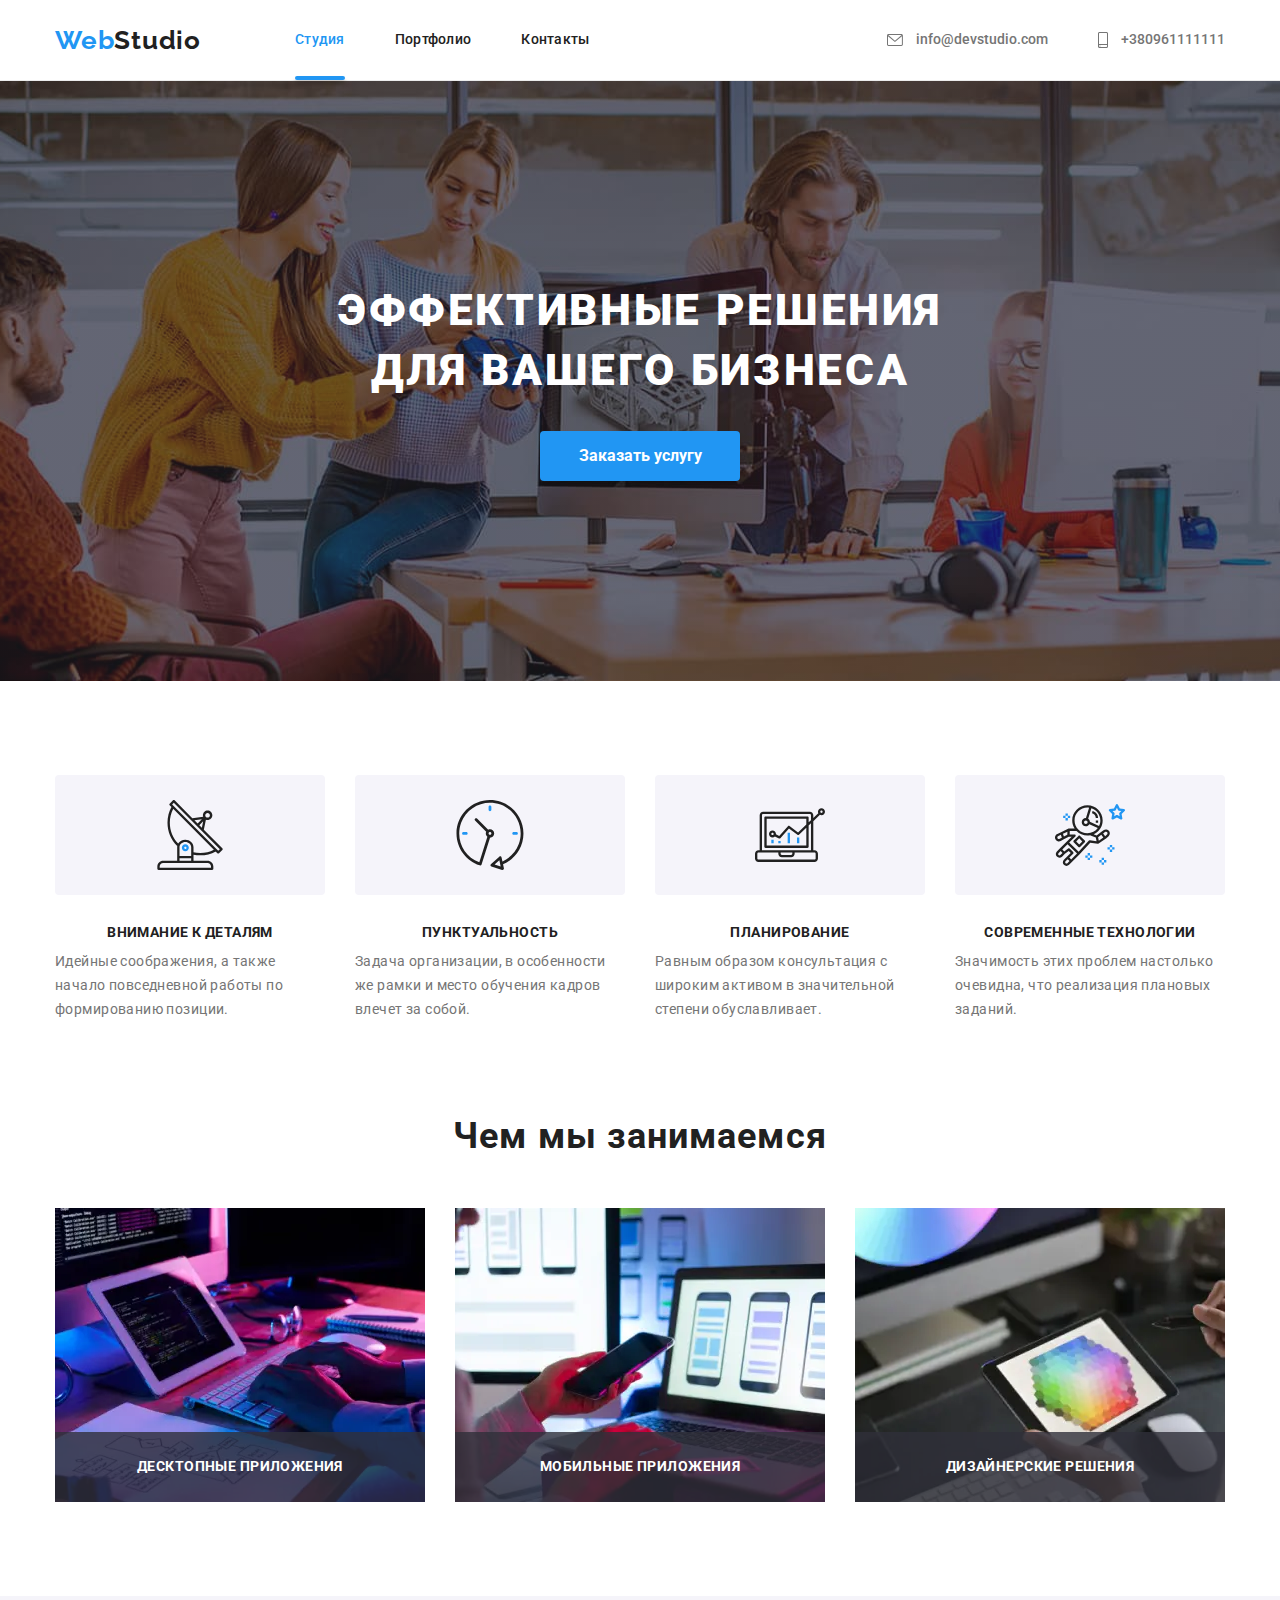
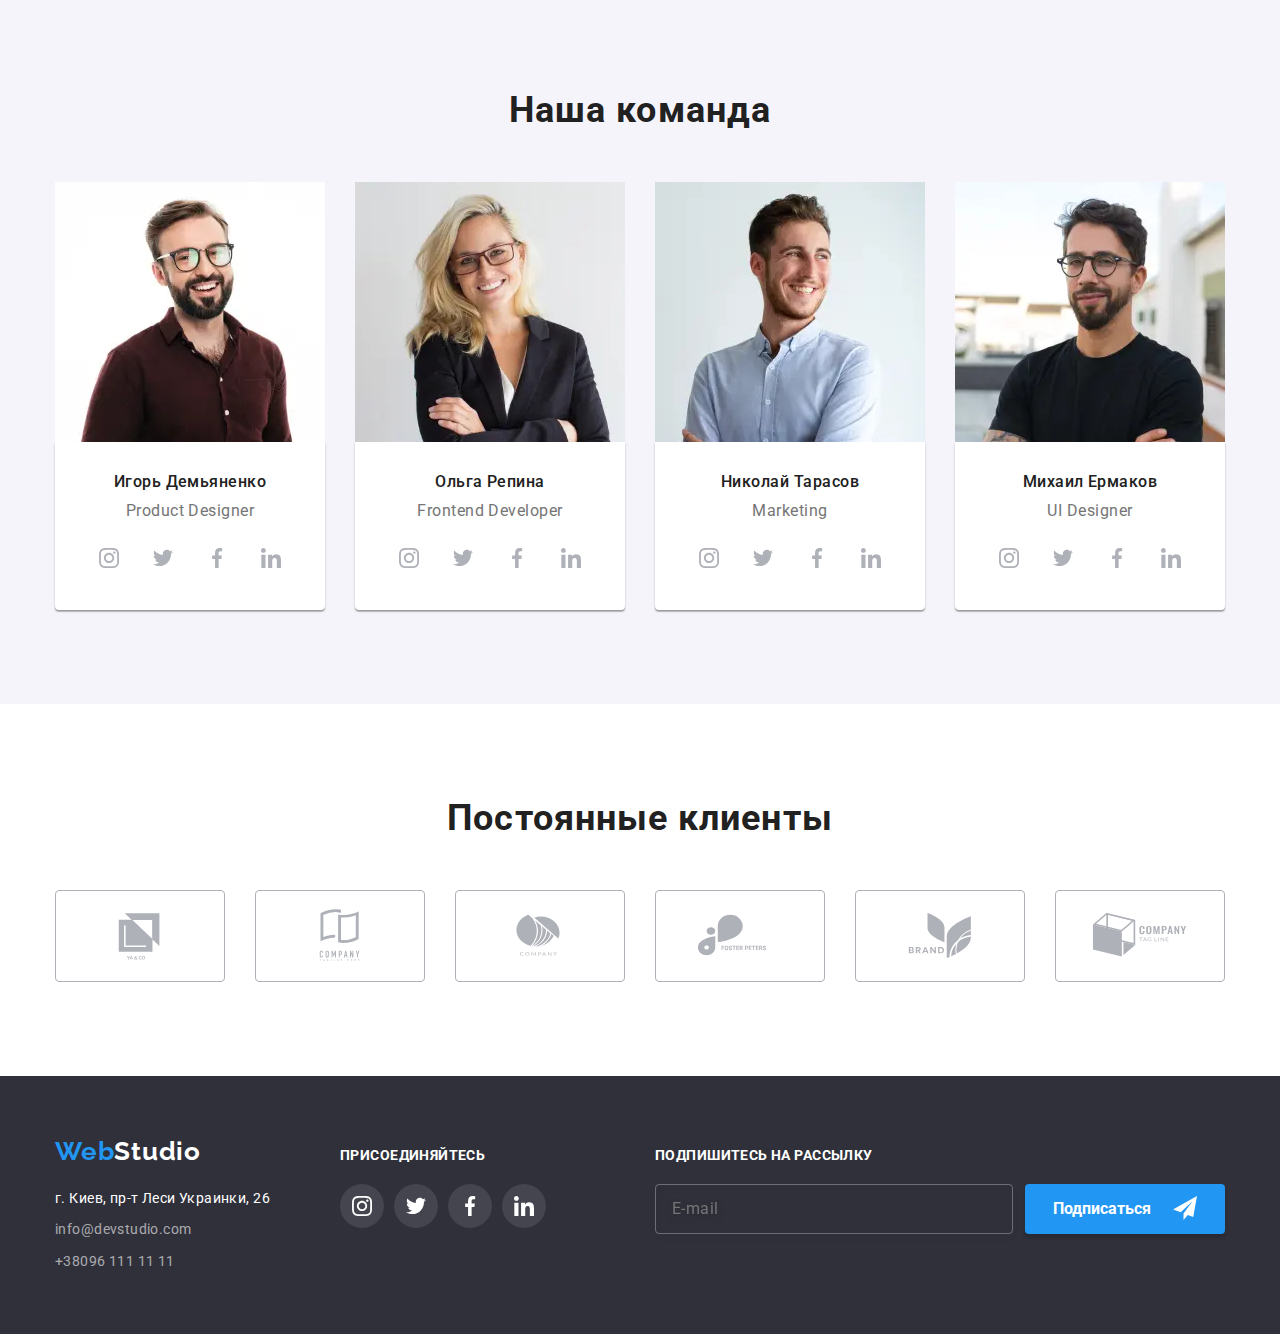
<file: index.html>
<!DOCTYPE html>
<html lang="ru">

<head>
  <meta charset="UTF-8" />
  <meta http-equiv="X-UA-Compatible" content="IE=edge" />
  <meta name="viewport" content="width=device-width, initial-scale=1.0" />
  <link rel="preconnect" href="https://fonts.googleapis.com" />
  <link rel="preconnect" href="https://fonts.gstatic.com" crossorigin />
  <link href="https://fonts.googleapis.com/css2?family=Raleway:wght@700&family=Roboto:wght@400;500;700;900&display=swap"
    rel="stylesheet" />
  <link rel="stylesheet" href="https://cdnjs.cloudflare.com/ajax/libs/modern-normalize/1.1.0/modern-normalize.css"
    integrity="sha512-Y0MM+V6ymRKN2zStTqzQ227DWhhp4Mzdo6gnlRnuaNCbc+YN/ZH0sBCLTM4M0oSy9c9VKiCvd4Jk44aCLrNS5Q=="
    crossorigin="anonymous" referrerpolicy="no-referrer" />
  <link rel="stylesheet" href="./css/main.min.css" />

  <title>WEBStudio</title>
</head>

<body>
  <header class="header">
    <div class="container">
      <a class="logo logo--heder-position link" href="./index.html"><span class="logo__part">Web</span>Studio</a>

      <nav class="nav">
        <ul class="nav__list list">
          <li class="nav__item">
            <a class="nav__link link nav__active" href="./index.html">Студия</a>
          </li>
          <li class="nav__item">
            <a class="nav__link link" href="./portfolio.html">Портфолио</a>
          </li>
          <li class="nav__item">
            <a class="nav__link link" href="">Контакты</a>
          </li>
        </ul>
      </nav>

      <ul class="contact-inf list">
        <li class="contact-inf__item">
          <a class="contact-inf__link contact-inf__link--email-retreat link" href="mailto:info@devstudio.com">
            <svg class="contact-inf__icon" width="16" height="12">
              <use href="./images/sprite.svg#icon-envelope-hover-1"></use>
            </svg>
            info@devstudio.com</a>
        </li>
        <li class="contact-inf__item">
          <a class="contact-inf__link link" href="tel:+380961111111">
            <svg class="contact-inf__icon" width="10" height="16">
              <use href="./images/sprite.svg#icon-smartphone-1"></use>
            </svg>
            +380961111111</a>
        </li>
      </ul>
      <svg class="mobile-burger" data-menu-open width="40" height="40">
        <use href="./images/sprite.svg#icon-menu_mobile"></use>
      </svg>
    </div>
    <div class="mobile-menu" data-menu>

      <button class="modal__close-btn mobile-munu__modal-close-btn" data-menu-close type="button">
        <svg class="mobile-menu__close-icon" width="40" height="40">
          <use href="./images/sprite.svg#icon-close_40px"></use>
        </svg>
      </button>
      <nav class="nav-mobile-menu">
        <ul class="nav-mobile-menu__list list">
          <li class="nav-mobile-menu__item">
            <a class="nav-mobile-menu__link link" href="./index.html">Студия</a>
          </li>
          <li class="nav-mobile-menu__item">
            <a class="nav-mobile-menu__link link" href="./portfolio.html">Портфолио</a>
          </li>
          <li class="nav-mobile-menu__item">
            <a class="nav-mobile-menu__link link" href="">Контакты</a>
          </li>
        </ul>

      </nav>
      <address class="mobile-adress-section">

        <ul class="mobile-adress-section__list list">
          <li class="mobile-adress-section__item">
            <a class="mobile-adress-section__link link" href="mailto:info@devstudio.com">info@devstudio.com</a>
          </li>
          <li class="mobile-adress-section__item">
            <a class="mobile-adress-section__link mobile-adress-section-link--tel link"
              href="tel:+380961111111">+380961111111</a>
          </li>
        </ul>
      </address>
      <ul class="mobile-menu__social-list list">
        <li class="mobile-menu__social-item">
          <a href="" class="mobile-menu__social-link mobile-menu__social-link--dec link">Instagram</a>
        </li>
        <li class="mobile-menu__social-item">
          <a href="" class="mobile-menu__social-link mobile-menu__social-link--dec link">Twitter</a>
        </li>
        <li class="mobile-menu__social-item">
          <a href="" class="mobile-menu__social-link mobile-menu__social-link--dec link">Facebook</a>
        </li>
        <li class="mobile-menu__social-item">
          <a href="" class="mobile-menu__social-link link">LinkedIn</a>
        </li>
      </ul>

    </div>
  </header>

  <main>
    <section class="hero">
      <div class="container">
        <h1 class="hero__title">Эффективные решения для вашего бизнеса</h1>

        <button class="accent-button" data-modal-open type="button">
          Заказать услугу
        </button>
      </div>
    </section>

    <section class="our-work">
      <div class="container">
        <h2 class="visually-hidden"></h2>

        <ul class="our-work__svg-list list">


          <li class="our-work__svg-item">
            <div class="our-work__svg-wrap">
              <svg width="70" height="70" class="our-work__svg-icon">
                <use href="./images/sprite.svg#icon-antenna-1-1"></use>
              </svg>
            </div>
            <h3 class="subcat__description-title subcat__description-title--our-works-retreat">
              Внимание к деталям
            </h3>

            <p class="subcat__description ">
              Идейные соображения, а также начало повседневной работы по
              формированию позиции.
            </p>
          </li>

          <li class="our-work__svg-item">
            <div class="our-work__svg-wrap">
              <svg width="70" height="70" class="our-work__svg-icon">
                <use href="./images/sprite.svg#icon-clock-1-1"></use>
              </svg>
            </div>
            <h3 class="subcat__description-title subcat__description-title--our-works-retreat">
              Пунктуальность
            </h3>

            <p class="subcat__description ">
              Задача организации, в особенности же рамки и место обучения
              кадров влечет за собой.
            </p>
          </li>

          <li class="our-work__svg-item">
            <div class="our-work__svg-wrap">
              <svg width="70" height="70" class="our-work__svg-icon">
                <use href="./images/sprite.svg#icon-diagram-1-1"></use>
              </svg>
            </div>
            <h3 class="subcat__description-title subcat__description-title--our-works-retreat">
              Планирование
            </h3>

            <p class="subcat__description ">
              Равным образом консультация с широким активом в значительной
              степени обуславливает.
            </p>
          </li>





          <li class="our-work__svg-item">
            <div class="our-work__svg-wrap">
              <svg width="70" height="70" class="our-work__svg-icon">
                <use href="./images/sprite.svg#icon-astronaut-1-1"></use>
              </svg>
            </div>
            <h3 class="subcat__description-title subcat__description-title--our-works-retreat">
              Современные технологии
            </h3>

            <p class="subcat__description">
              Значимость этих проблем настолько очевидна, что реализация
              плановых заданий.
            </p>
          </li>
        </ul>

      </div>
    </section>

    <section class="what-we-do">
      <div class="container">
        <h2 class="what-we-do__titile accent-title">Чем мы занимаемся</h2>

        <ul class="what-we-do__product-cat list">
          <li class="what-we-do__product-item">
            <picture>
              <source srcset="
                                ./images/work/desktop/work1-2.webp 1x,
                                ./images/work/desktop/work1-2@2x.webp 2x
                                  " media="(min-width: 1200px)" type="image/webp" />
              <source srcset="
                                ./images/work/desktop/work1.jpg 1x,
                                ./images/work/desktop/work1@2x.jpg 2x
                                  " media="(min-width: 1200px)" />

              <img class="cards-set__picture" src="./images/work/desktop/work1.jpg" alt="Десктопные приложения" />
            </picture>
            <p class="what-we-do__product-description module-subtitle">
              Десктопные приложения
            </p>
          </li>

          <li class="what-we-do__product-item">

            <picture>
              <source srcset="
                                ./images/work/desktop/work2-2.webp 1x,
                                ./images/work/desktop/work2-2@2x.webp 2x
                                  " media="(min-width: 1200px)" type="image/webp" />
              <source srcset="
                                ./images/work/desktop/work2.jpg 1x,
                                ./images/work/desktop/work2@2x.jpg 2x
                                  " media="(min-width: 1200px)" />

              <img class="cards-set__picture" src="./images/work/desktop/work2.jpg" alt="Мобильные приложения" />
            </picture>

            <p class="what-we-do__product-description module-subtitle">
              Мобильные приложения
            </p>
          </li>

          <li class="what-we-do__product-item">

            <picture>
              <source srcset="
                                ./images/work/desktop/work3-2.webp 1x,
                                ./images/work/desktop/work1-2@2x.webp 2x
                                  " media="(min-width: 1200px)" type="image/webp" />
              <source srcset="
                                ./images/work/desktop/work3.jpg 1x,
                                ./images/work/desktop/work3-2@2x.jpg 2x
                                  " media="(min-width: 1200px)" />

              <img class="cards-set__picture" src="./images/work/desktop/work3.jpg" alt="Дизайнерские решения" />
            </picture>

            <p class=" module-subtitle what-we-do__product-description">
              Дизайнерские решения
            </p>
          </li>
        </ul>
      </div>
    </section>

    <section class="our-team">
      <div class="container">
        <h2 class="our-team__title accent-title">Наша команда</h2>

        <ul class="team-card list">
          <li class="team-card__item">
            <picture>
              <source srcset="
                    ./images/comand/desktop/demyanenko.webp    1x,
                    ./images/comand/desktop/demyanenko@2x.webp 2x
                  " media="(min-width: 1200px)" type="image/webp" />
              <source srcset="
                    ./images/comand/desktop/demyanenko.jpg    1x,
                    ./images/comand/desktop/demyanenko@2x.jpg 2x
                  " media="(min-width: 1200px)" />
              <source srcset="
                    ./images/comand/tablet/demyanenko.webp   1x,
                    ./images/comand/tablet/demyanenko@2x.webp 2x
                  " media="(min-width: 768px)" type="image/webp" />
              <source srcset="
                    ./images/comand/tablet/demyanenko.jpg   1x,
                    ./images/comand/tablet/demyanenko@2x.jpg 2x
                  " media="(min-width: 768px)" />
              <source srcset="
                    ./images/comand/mobile/demyanenko.webp   1x,
                    ./images/comand/mobile/demyanenko@2x.webp 2x
                  " media="(max-width: 768px)" type="image/webp" />
              <source srcset="
                    ./images/comand/mobile/demyanenko.jpg   1x,
                    ./images/comand/mobile/demyanenko@2x.jpg 2x
                  " media="(max-width: 768px)" />
              <img class="team-card__avatar" src="./images/comand/desktop/demyanenko.jpg" alt="Игорь Демьяненко" />
            </picture>
            <div class="team-card__person-wrap">
              <h3 class="team-card__person-name team-card__person-name--card-position">
                Игорь Демьяненко
              </h3>

              <p class="card-description card-description--card-position">
                Product Designer
              </p>
              <ul class="social-list list">
                <li class="social-list__item">
                  <a href="" class="social-list__link">
                    <svg width="20" height="20" class="social-list__icon">
                      <use href="./images/sprite.svg#icon-instagram-2-1"></use>
                    </svg>
                  </a>
                </li>
                <li class="social-list__item">
                  <a href="" class="social-list__link">
                    <svg width="20" height="20" class="social-list__icon">
                      <use href="./images/sprite.svg#icon-twitter-1-1"></use>
                    </svg>
                  </a>
                </li>
                <li class="social-list__item">
                  <a href="" class="social-list__link">
                    <svg width="20" height="20" class="social-list__icon">
                      <use href="./images/sprite.svg#icon-facebook-1-1"></use>
                    </svg>
                  </a>
                </li>
                <li class="social-list__item">
                  <a href="" class="social-list__link">
                    <svg width="20" height="20" class="social-list__icon">
                      <use href="./images/sprite.svg#icon-linkedin-1-1"></use>
                    </svg>
                  </a>
                </li>
              </ul>
            </div>
          </li>

          <li class="team-card__item">
            <picture>
              <source srcset="
                    ./images/comand/desktop/repina.webp    1x,
                    ./images/comand/desktop/repina@2x.webp 2x
                  " media="(min-width: 1200px)" type="image/webp" />
              <source srcset="
                    ./images/comand/desktop/repina.jpg    1x,
                    ./images/comand/desktop/repina@2x.jpg 2x
                  " media="(min-width: 1200px)" />
              <source srcset="
                    ./images/comand/tablet/repina.webp   1x,
                    ./images/comand/tablet/repina@2x.webp 2x
                  " media="(min-width: 768px)" type="image/webp" />
              <source srcset="
                    ./images/comand/tablet/repina.jpg   1x,
                    ./images/comand/tablet/repina@2x.jpg 2x
                  " media="(min-width: 768px)" />
              <source srcset="
                    ./images/comand/mobile/repina.webp   1x,
                    ./images/comand/mobile/repina@2x.webp 2x
                  " media="(max-width: 768px)" type="image/webp" />
              <source srcset="
                    ./images/comand/mobile/repina.jpg   1x,
                    ./images/comand/mobile/repina@2x.jpg 2x
                  " media="(max-width: 768px)" />
              <img class="team-card__avatar" src="./images/comand/desktop/repina.jpg" alt="Ольга Репина" />
            </picture>
            <div class="team-card__person-wrap">
              <h3 class="team-card__person-name team-card__person-name--card-position">
                Ольга Репина
              </h3>

              <p class="card-description card-description--card-position">
                Frontend Developer
              </p>
              <ul class="social-list list">
                <li class="social-list__item">
                  <a href="" class="social-list__link">
                    <svg width="20" height="20" class="social-list__icon">
                      <use href="./images/sprite.svg#icon-instagram-2-1"></use>
                    </svg>
                  </a>
                </li>
                <li class="social-list__item">
                  <a href="" class="social-list__link">
                    <svg width="20" height="20" class="social-list__icon">
                      <use href="./images/sprite.svg#icon-twitter-1-1"></use>
                    </svg>
                  </a>
                </li>
                <li class="social-list__item">
                  <a href="" class="social-list__link">
                    <svg width="20" height="20" class="social-list__icon">
                      <use href="./images/sprite.svg#icon-facebook-1-1"></use>
                    </svg>
                  </a>
                </li>
                <li class="social-list__item">
                  <a href="" class="social-list__link">
                    <svg width="20" height="20" class="social-list__icon">
                      <use href="./images/sprite.svg#icon-linkedin-1-1"></use>
                    </svg>
                  </a>
                </li>
              </ul>
            </div>
          </li>

          <li class="team-card__item">
            <picture>
              <source srcset="
                    ./images/comand/desktop/tarasov.webp    1x,
                    ./images/comand/desktop/tarasov@2x.webp 2x
                  " media="(min-width: 1200px)" type="image/webp" />
              <source srcset="
                    ./images/comand/desktop/tarasov.jpg    1x,
                    ./images/comand/desktop/tarasov@2x.jpg 2x
                  " media="(min-width: 1200px)" />
              <source srcset="
                    ./images/comand/tablet/tarasov.webp   1x,
                    ./images/comand/tablet/tarasov@2x.webp 2x
                  " media="(min-width: 768px)" type="image/webp" />
              <source srcset="
                    ./images/comand/tablet/tarasov.jpg   1x,
                    ./images/comand/tablet/tarasov@2x.jpg 2x
                  " media="(min-width: 768px)" />
              <source srcset="
                    ./images/comand/mobile/tarasov.webp   1x,
                    ./images/comand/mobile/tarasov@2x.webp 2x
                  " media="(max-width: 768px)" type="image/webp" />
              <source srcset="
                    ./images/comand/mobile/tarasov.jpg   1x,
                    ./images/comand/mobile/tarasov@2x.jpg 2x
                  " media="(max-width: 768px)" />
              <img class="team-card__avatar" src="./images/comand/desktop/tarasov.jpg" alt="Николай Тарасов" />
            </picture>
            <div class="team-card__person-wrap">
              <h3 class="team-card__person-name team-card__person-name--card-position">
                Николай Тарасов
              </h3>

              <p class="card-description card-description--card-position">
                Marketing
              </p>

              <ul class="social-list list">
                <li class="social-list__item">
                  <a href="" class="social-list__link">
                    <svg width="20" height="20" class="social-list__icon">
                      <use href="./images/sprite.svg#icon-instagram-2-1"></use>
                    </svg>
                  </a>
                </li>
                <li class="social-list__item">
                  <a href="" class="social-list__link">
                    <svg width="20" height="20" class="social-list__icon">
                      <use href="./images/sprite.svg#icon-twitter-1-1"></use>
                    </svg>
                  </a>
                </li>
                <li class="social-list__item">
                  <a href="" class="social-list__link">
                    <svg width="20" height="20" class="social-list__icon">
                      <use href="./images/sprite.svg#icon-facebook-1-1"></use>
                    </svg>
                  </a>
                </li>
                <li class="social-list__item">
                  <a href="" class="social-list__link">
                    <svg width="20" height="20" class="social-list__icon">
                      <use href="./images/sprite.svg#icon-linkedin-1-1"></use>
                    </svg>
                  </a>
                </li>
              </ul>
            </div>
          </li>

          <li class="team-card__item">
            <picture>
              <source srcset="
                    ./images/comand/desktop/ermakov.webp    1x,
                    ./images/comand/desktop/ermakov@2x.webp 2x
                  " media="(min-width: 1200px)" type="image/webp" />
              <source srcset="
                    ./images/comand/desktop/ermakov.jpg    1x,
                    ./images/comand/desktop/ermakov@2x.jpg 2x
                  " media="(min-width: 1200px)" />
              <source srcset="
                    ./images/comand/tablet/ermakov.webp   1x,
                    ./images/comand/tablet/ermakov@2x.webp 2x
                  " media="(min-width: 768px)" type="image/webp" />
              <source srcset="
                    ./images/comand/tablet/ermakov.jpg   1x,
                    ./images/comand/tablet/ermakov@2x.jpg 2x
                  " media="(min-width: 768px)" />
              <source srcset="
                    ./images/comand/mobile/ermakov.webp   1x,
                    ./images/comand/mobile/ermakov@2x.webp 2x
                  " media="(max-width: 768px)" type="image/webp" />
              <source srcset="
                    ./images/comand/mobile/ermakov.jpg   1x,
                    ./images/comand/mobile/ermakov@2x.jpg 2x
                  " media="(max-width: 768px)" />
              <img class="team-card__avatar" src="./images/comand/desktop/ermakov.jpg" alt="Михаил Ермаков" />
            </picture>
            <div class="team-card__person-wrap">
              <h3 class="team-card__person-name team-card__person-name--card-position">
                Михаил Ермаков
              </h3>

              <p class="card-description card-description--card-position">
                UI Designer
              </p>
              <ul class="social-list list">
                <li class="social-list__item">
                  <a href="" class="social-list__link">
                    <svg width="20" height="20" class="social-list__icon">
                      <use href="./images/sprite.svg#icon-instagram-2-1"></use>
                    </svg>
                  </a>
                </li>
                <li class="social-list__item">
                  <a href="" class="social-list__link">
                    <svg width="20" height="20" class="social-list__icon">
                      <use href="./images/sprite.svg#icon-twitter-1-1"></use>
                    </svg>
                  </a>
                </li>
                <li class="social-list__item">
                  <a href="" class="social-list__link">
                    <svg width="20" height="20" class="social-list__icon">
                      <use href="./images/sprite.svg#icon-facebook-1-1"></use>
                    </svg>
                  </a>
                </li>
                <li class="social-list__item">
                  <a href="" class="social-list__link">
                    <svg width="20" height="20" class="social-list__icon">
                      <use href="./images/sprite.svg#icon-linkedin-1-1"></use>
                    </svg>
                  </a>
                </li>
              </ul>
            </div>
          </li>
        </ul>
      </div>
    </section>

    <section class="our-clients">
      <div class="container">
        <h2 class="our-clients__title accent-title">Постоянные клиенты</h2>
        <ul class="our-clients__list list">
          <li class="our-clients__item">
            <a class="our-clients__link" href="">
              <svg width="106" height="60" class="our-clients__icon">
                <use href="./images/sprite.svg#icon-Logo-6"></use>
              </svg>
            </a>
          </li>
          <li class="our-clients__item">
            <a class="our-clients__link" href="">
              <svg width="106" height="60" class="our-clients__icon">
                <use href="./images/sprite.svg#icon-Logo-1-1"></use>
              </svg>
            </a>
          </li>
          <li class="our-clients__item">
            <a class="our-clients__link" href="">
              <svg width="106" height="60" class="our-clients__icon">
                <use href="./images/sprite.svg#icon-Logo-2-1"></use>
              </svg>
            </a>
          </li>
          <li class="our-clients__item">
            <a class="our-clients__link" href="">
              <svg width="106" height="60" class="our-clients__icon">
                <use href="./images/sprite.svg#icon-Logo-3-1"></use>
              </svg>
            </a>
          </li>
          <li class="our-clients__item">
            <a class="our-clients__link" href="">
              <svg width="106" height="60" class="our-clients__icon">
                <use href="./images/sprite.svg#icon-Logo-4-1"></use>
              </svg>
            </a>
          </li>
          <li class="our-clients__item">
            <a class="our-clients__link" href="">
              <svg width="106" height="60" class="our-clients__icon">
                <use href="./images/sprite.svg#icon-Logo-5-1"></use>
              </svg>
            </a>
          </li>
        </ul>
      </div>
    </section>
  </main>

  <footer class="footer-section">
    <div class="container">
      <div class="adress-section__connection-box">
        <a class="logo logo--dark-theme link" href="./index.html"><span class="logo__part">Web</span>Studio</a>

        <address class="adress-section">
          <p class="adress-section__full-info adress-section__full-info--footer-retreat">
            г. Киев, пр-т Леси Украинки, 26
          </p>
          <ul class="adress-section__connection-list list">
            <li class="adress-section__connection-item adress-section__connection-item--footer-retreat">
              <a class="adress-section__connection-link link" href="mailto:info@devstudio.com">info@devstudio.com</a>
            </li>
            <li class="adress-section__connection-item">
              <a class="adress-section__connection-link link" href="tel:+380961111111">+38096 111 11 11</a>
            </li>
          </ul>
        </address>
      </div>

      <div class="join-us__box">
        <h2 class="footer__module-subtitle module-subtitle">присоединяйтесь</h2>
        <ul class="join-us__list list">
          <li class="loin-us__item social-list__item">
            <a href="" class="join-us__link social-list__link">
              <svg width="20" height="20" class="join-us__icon">
                <use href="./images/sprite.svg#icon-instagram-2-1"></use>
              </svg>
            </a>
          </li>
          <li class="loin-us__item social-list__item">
            <a href="" class="join-us__link social-list__link">
              <svg width="20" height="20" class="join-us__icon">
                <use href="./images/sprite.svg#icon-twitter-1-1"></use>
              </svg>
            </a>
          </li>
          <li class="loin-us__item social-list__item">
            <a href="" class="join-us__link social-list__link">
              <svg width="20" height="20" class="join-us__icon">
                <use href="./images/sprite.svg#icon-facebook-1-1"></use>
              </svg>
            </a>
          </li>
          <li class="loin-us__item social-list__item">
            <a href="" class="join-us__link social-list__link">
              <svg width="20" height="20" class="join-us__icon">
                <use href="./images/sprite.svg#icon-linkedin-1-1"></use>
              </svg>
            </a>
          </li>
        </ul>
      </div>


      <div class="subscribe-box">
        <p class="subscribe-box__title module-subtitle footer__module-subtitle">
          Подпишитесь на рассылку
        </p>
        <div class="subscribe-box__subcat-box">
          <input class="subscribe-box__input footer__module-subtitle" type="email" placeholder="E-mail" />
          <button class="subscribe-box__button accent-button" type="button">
            Подписаться
            <svg height="24" width="24" class="subscribe-box__button-icon">
              <use href="./images/sprite.svg#telegram"></use>
            </svg>
          </button>
        </div>
      </div>
    </div>
  </footer>

  <div class="backdrop is-hidden" data-modal>
    <div class="modal">
      <button class="modal__close-btn modal-form__modal-close-btn" data-modal-close type="button">
        <svg height="18" width="18" class="close-btn-icon">
          <use href="./images/sprite.svg#icon-close"></use>
        </svg>
      </button>
      <form class="contact-form">
        <p class="contact-form__title">
          Оставьте свои данные, мы вам перезвоним
        </p>

        <label class="contact-form__field">
          Имя
          <span class="contact-form__input-wrapper">
            <input type="text" name="user-name" class="contact-form__input" required minlength="3" />
            <svg class="contact-form__input-icon" height="18" width="18">
              <use href="./images/sprite.svg#icon-person"></use>
            </svg>
          </span>
        </label>

        <label class="contact-form__field">
          Телефон
          <span class="contact-form__input-wrapper">
            <input type="tel" name="tel" class="contact-form__input" required
              pattern="[0-9]{3}-[0-9]{3}-[0-9]{2}-[0-9]{2}" title="xxx-xxx-xx-xx" />
            <svg class="contact-form__input-icon" height="18" width="18">
              <use href="./images/sprite.svg#icon-phone1"></use>
            </svg>
          </span>
        </label>

        <label class="contact-form__field">
          Почта
          <span class="contact-form__input-wrapper">
            <input type="email" name="email" class="contact-form__input" />
            <svg class="contact-form__input-icon" height="18" width="18">
              <use href="./images/sprite.svg#icon-email1"></use>
            </svg>
          </span>
        </label>

        <label class="contact-form__field">Комментарий<textarea class="contact-form__input" name="user-coment"
            placeholder="Введите текст"></textarea>
        </label>

        <div class="contact-form__user-consent-wrap">
          <input id="user-acept" type="checkbox" class="checkbox-input visually-hidden" value="user-acept" required />
          <label for="user-acept" class="contact-form__acept-checkbox subcat__description">
            <span class="contact-form__accept-description">Соглашаюсь с рассылкой и принимаю&nbsp;&nbsp;</span><a
              href="">Условия договора</a>
          </label>
        </div>
        <button type="submit" class="contact-form--send-btn accent-button">
          Отправить
        </button>
      </form>
    </div>
  </div>
  <script src="./js/modal.js"></script>
  <script src="./js/mobile-menu.js"></script>
</body>

</html>
</file>
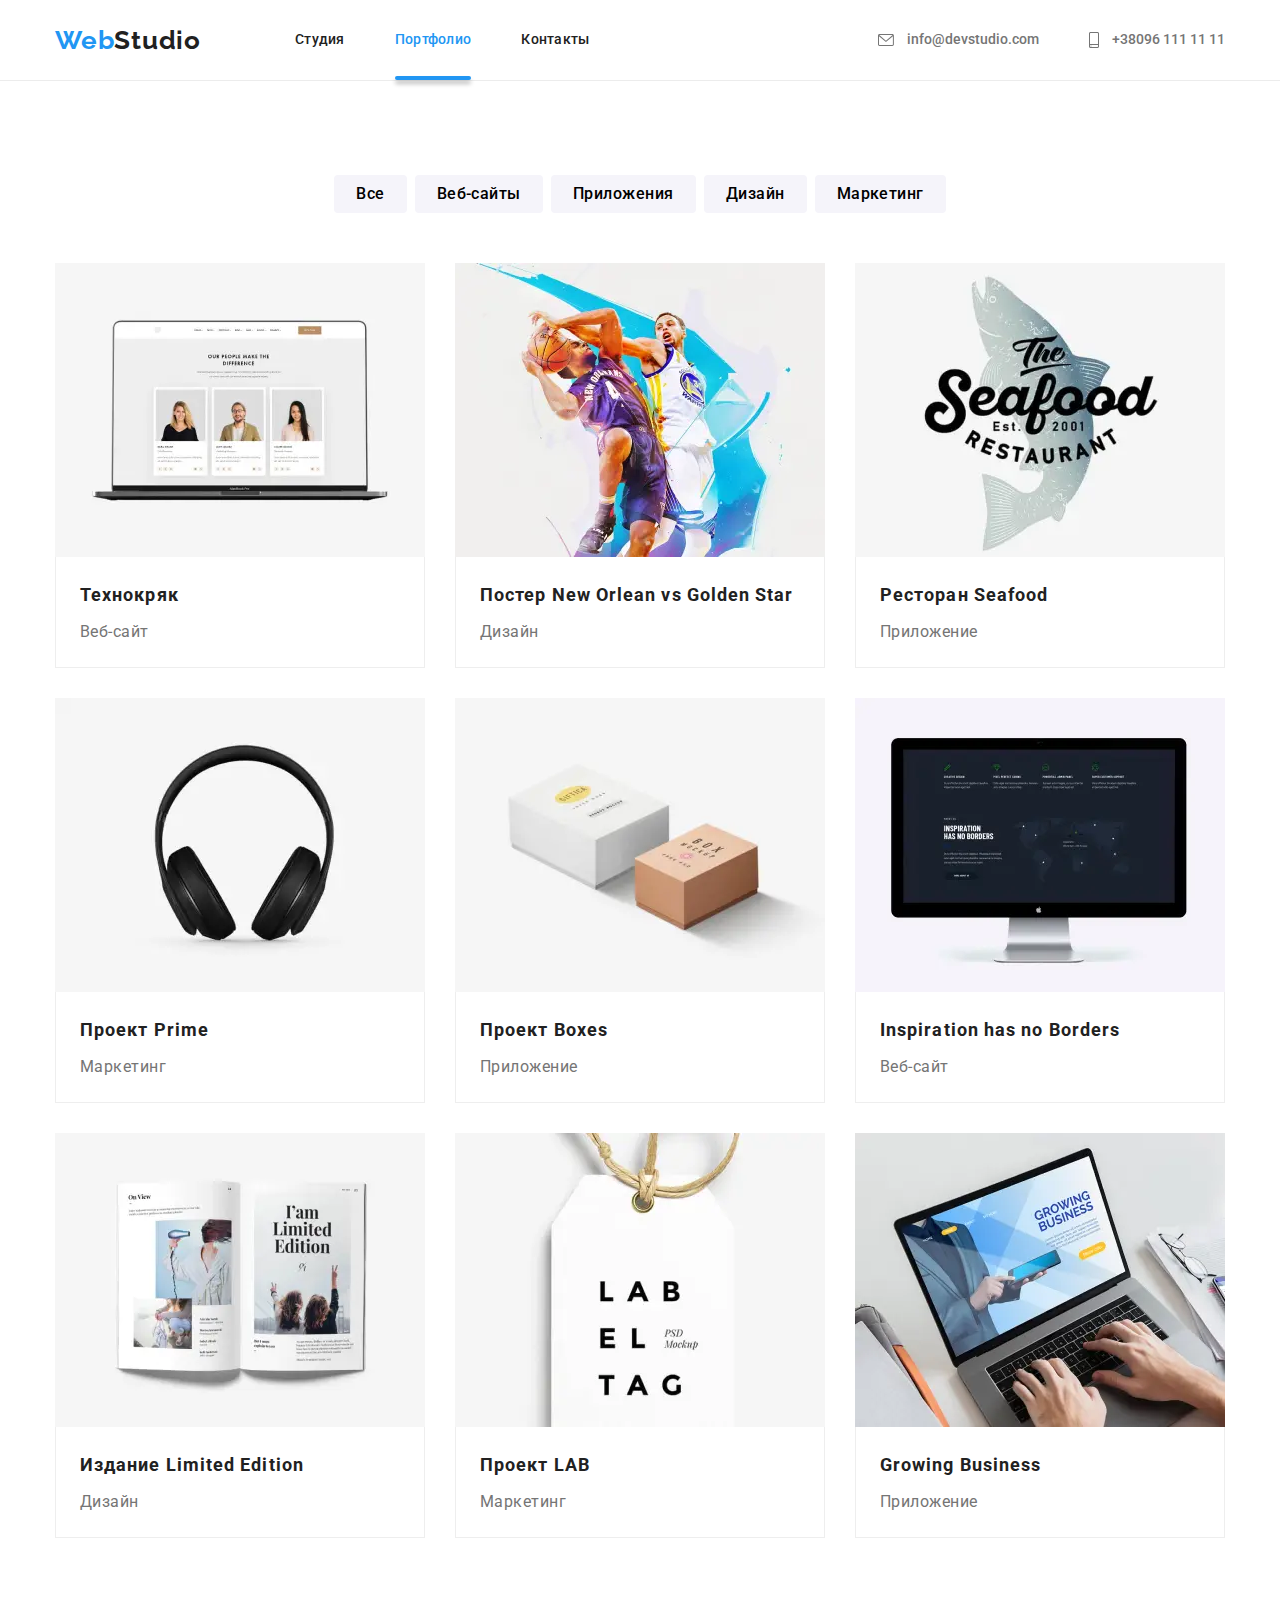
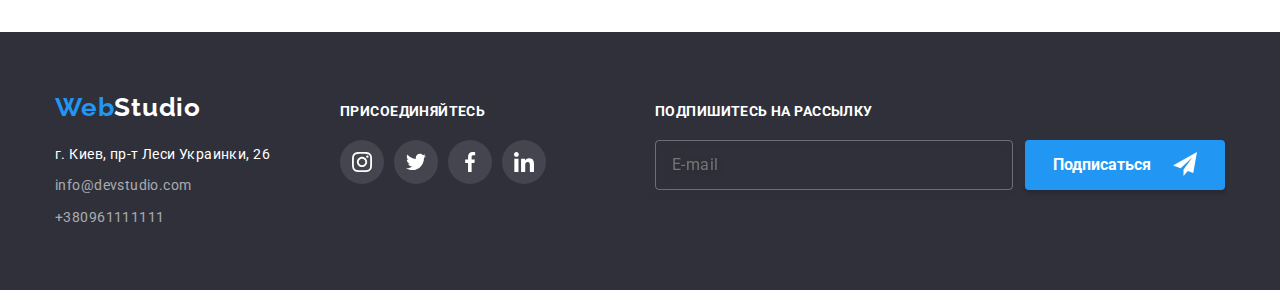
<file: portfolio.html>
<!DOCTYPE html>
<html lang="ru">

<head>
  <meta charset="UTF-8" />
  <meta http-equiv="X-UA-Compatible" content="IE=edge" />
  <meta name="viewport" content="width=device-width, initial-scale=1.0" />
  <link rel="preconnect" href="https://fonts.googleapis.com" />
  <link rel="preconnect" href="https://fonts.gstatic.com" crossorigin />
  <link href="https://fonts.googleapis.com/css2?family=Raleway:wght@700&family=Roboto:wght@400;500;700;900&display=swap"
    rel="stylesheet" />
  <link rel="stylesheet" href="https://cdnjs.cloudflare.com/ajax/libs/modern-normalize/1.1.0/modern-normalize.css"
    integrity="sha512-Y0MM+V6ymRKN2zStTqzQ227DWhhp4Mzdo6gnlRnuaNCbc+YN/ZH0sBCLTM4M0oSy9c9VKiCvd4Jk44aCLrNS5Q=="
    crossorigin="anonymous" referrerpolicy="no-referrer" />
  <link rel="stylesheet" href="./css/main.min.css" />

  <title>WEBStudio</title>
</head>

<body>
  <header class="header">
    <div class="container">
      <a class="logo logo--heder-position link" href="./index.html"><span class="logo__part">Web</span>Studio</a>

      <nav class="nav">
        <ul class="nav__list list">
          <li class="nav__item">
            <a class="nav__link link" href="./index.html">Студия</a>
          </li>
          <li class="nav__item">
            <a class="nav__link link nav__active" href="./portfolio.html">Портфолио</a>
          </li>
          <li class="nav__item">
            <a class="nav__link link" href="">Контакты</a>
          </li>
        </ul>
      </nav>

      <ul class="contact-inf list">
        <li class="contact-inf__item">
          <a class="contact-inf__link contact-inf__link--email-retreat link" href="mailto:info@devstudio.com">
            <svg class="contact-inf__icon" width="16" height="12">
              <use href="./images/sprite.svg#icon-envelope-hover-1"></use>
            </svg>
            info@devstudio.com</a>
        </li>
        <li class="contact-inf__item">
          <a class="contact-inf__link link" href="tel:+380961111111">
            <svg class="contact-inf__icon" width="10" height="16">
              <use href="./images/sprite.svg#icon-smartphone-1"></use>
            </svg>
            +38096 111 11 11</a>
        </li>
      </ul>
      <svg class="mobile-burger" data-menu-open width="40" height="40">
        <use href="./images/sprite.svg#icon-menu_mobile"></use>
      </svg>
    </div>
    <div class="mobile-menu" data-menu>

      <button class="modal__close-btn mobile-munu__modal-close-btn" data-menu-close type="button">
        <svg class="mobile-menu__close-icon" width="40" height="40">
          <use href="./images/sprite.svg#icon-close_40px"></use>
        </svg>
      </button>
      <nav class="nav-mobile-menu">
        <ul class="nav-mobile-menu__list list">
          <li class="nav-mobile-menu__item">
            <a class="nav-mobile-menu__link link" href="./index.html">Студия</a>
          </li>
          <li class="nav-mobile-menu__item">
            <a class="nav-mobile-menu__link link" href="./portfolio.html">Портфолио</a>
          </li>
          <li class="nav-mobile-menu__item">
            <a class="nav-mobile-menu__link link" href="">Контакты</a>
          </li>
        </ul>

      </nav>
      <address class="mobile-adress-section">

        <ul class="mobile-adress-section__list list">
          <li class="mobile-adress-section__item">
            <a class="mobile-adress-section__link link" href="mailto:info@devstudio.com">info@devstudio.com</a>
          </li>
          <li class="mobile-adress-section__item">
            <a class="mobile-adress-section__link mobile-adress-section-link--tel link"
              href="tel:+380961111111">+380961111111</a>
          </li>
        </ul>
      </address>
      <ul class="mobile-menu__social-list list">
        <li class="mobile-menu__social-item">
          <a href="" class="mobile-menu__social-link mobile-menu__social-link--dec link">Instagram</a>
        </li>
        <li class="mobile-menu__social-item">
          <a href="" class="mobile-menu__social-link mobile-menu__social-link--dec link">Twitter</a>
        </li>
        <li class="mobile-menu__social-item">
          <a href="" class="mobile-menu__social-link mobile-menu__social-link--dec link">Facebook</a>
        </li>
        <li class="mobile-menu__social-item">
          <a href="" class="mobile-menu__social-link link">LinkedIn</a>
        </li>
      </ul>

    </div>
  </header>
  <main>
    <section class="section-portfolio">
      <div class="container">
        <ul class="development-panel list">
          <li class="development-panel__element">
            <button class="development-panel__button" type="button">Все</button>
          </li>
          <li class="development-panel__element">
            <button class="development-panel__button" type="button">Веб-сайты</button>
          </li>
          <li class="development-panel__element">
            <button class="development-panel__button" type="button">Приложения</button>
          </li>
          <li class="development-panel__element">
            <button class="development-panel__button" type="button">Дизайн</button>
          </li>
          <li class="development-panel__element">
            <button class="development-panel__button" type="button">Маркетинг</button>
          </li>
        </ul>
      </div>

      <div class="container">
        <h1 class="product-card-title">
          <!--hidenTitle-->
        </h1>

        <ul class="cards-set list">
          <li class="cards-set__item">

            <div class="cards-set__img-wrap">

              <picture>
                <source srcset="
                                  ./images/portfolio_img/desktop/tehnokryak.webp 1x,
                                  ./images/portfolio_img/desktop/tehnokryak@2x.webp 2x
                                " media="(min-width: 1200px)" type="image/webp" />
                <source srcset="
                                  ./images/portfolio_img/desktop/tehnokryak.jpg 1x,
                                  ./images/portfolio_img/desktop/tehnokryak@2x.jpg 2x
                                " media="(min-width: 1200px)" />
                <source srcset="
                                  ./images/portfolio_img/tablet/tehnokryak.webp 1x,
                                  ./images/portfolio_img/tablet/tehnokryak@2x.webp 2x
                                " media="(min-width: 768px)" type="image/webp" />
                <source srcset="
                                  ./images/portfolio_img/tablet/tehnokryak.jpg 1x,
                                  ./images/portfolio_img/tablet/tehnokryak.jpg 2x
                                " media="(min-width: 768px)" />
                <source srcset="
                                  ./images/portfolio_img/mobile/tehnokryak.webp 1x,
                                  ./images/portfolio_img/mobile/tehnokryak.webp  2x
                                " media="(max-width: 768px)" type="image/webp" />
                <source srcset="
                                  ./images/portfolio_img/mobile/tehnokryak.jpg 1x,
                                  ./images/portfolio_img/mobile/tehnokryak.jpg 2x
                                " media="(max-width: 768px)" />
                <img class="cards-set__picture" src="./images/portfolio_img/mobile/tehnokryak.jpg" alt="Технокряк" />
              </picture>

              <p class="cards-set__overlay">
                Ресурс предлагает комплексные предложения с разным уровнем функционала и сервисов. Все это позволит
                посетителю получить исчерпывающие сведения о компании или частном лице.
              </p>
            </div>
            <div class="cards-set__inf-wrapper cards-set__inf-wrapper--first-child-retrat">
              <h2 class="cards-set__name-product">Технокряк</h2>
              <p class="card-description--products-card card-description">
                Веб-сайт
              </p>
            </div>
            </a>
          </li>

          <li class="cards-set__item">
            <div class="cards-set__img-wrap">

              <picture>
                <source srcset="
                                  ./images/portfolio_img/desktop/new_orlean.webp 1x,
                                  ./images/portfolio_img/desktop/new_orlean@2x.webp 2x
                                " media="(min-width: 1200px)" type="image/webp" />
                <source srcset="
                                  ./images/portfolio_img/desktop/new_orlean.jpg 1x,
                                  ./images/portfolio_img/desktop/new_orlean@2x.jpg 2x
                                " media="(min-width: 1200px)" />
                <source srcset="
                                  ./images/portfolio_img/tablet/new_orlean.webp 1x,
                                  ./images/portfolio_img/tablet/new_orlean@2x.webp 2x
                                " media="(min-width: 768px)" type="image/webp" />
                <source srcset="
                                  ./images/portfolio_img/tablet/new_orlean.jpg 1x,
                                  ./images/portfolio_img/tablet/new_orlean.jpg 2x
                                " media="(min-width: 768px)" />
                <source srcset="
                                  ./images/portfolio_img/mobile/new_orlean.webp 1x,
                                  ./images/portfolio_img/mobile/new_orlean.webp  2x
                                " media="(max-width: 768px)" type="image/webp" />
                <source srcset="
                                  ./images/portfolio_img/mobile/new_orlean.jpg 1x,
                                  ./images/portfolio_img/mobile/new_orlean.jpg 2x
                                " media="(max-width: 768px)" />
                <img class="cards-set__picture" src="./images/portfolio_img/mobile/new_orlean.jpg" alt="new orlean" />
              </picture>

              <p class="cards-set__overlay">
                Ресурс предлагает комплексные предложения с разным уровнем функционала и сервисов. Все это позволит
                посетителю получить исчерпывающие сведения о компании или частном лице.
              </p>
            </div>
            <div class="cards-set__inf-wrapper">
              <h2 class="cards-set__name-product">
                Постер New Orlean vs Golden Star
              </h2>
              <p class="card-description--products-card card-description">Дизайн</p>
            </div>
          </li>

          <li class="cards-set__item">
            <div class="cards-set__img-wrap">

              <picture>
                <source srcset="
                                  ./images/portfolio_img/desktop/seafood.webp 1x,
                                  ./images/portfolio_img/desktop/seafood@2x.webp 2x
                                " media="(min-width: 1200px)" type="image/webp" />
                <source srcset="
                                  ./images/portfolio_img/desktop/seafood.jpg 1x,
                                  ./images/portfolio_img/desktop/seafood@2x.jpg 2x
                                " media="(min-width: 1200px)" />
                <source srcset="
                                  ./images/portfolio_img/tablet/seafood.webp 1x,
                                  ./images/portfolio_img/tablet/seafood@2x.webp 2x
                                " media="(min-width: 768px)" type="image/webp" />
                <source srcset="
                                  ./images/portfolio_img/tablet/seafood.jpg 1x,
                                  ./images/portfolio_img/tablet/seafood.jpg 2x
                                " media="(min-width: 768px)" />
                <source srcset="
                                  ./images/portfolio_img/mobile/seafood.webp 1x,
                                  ./images/portfolio_img/mobile/seafood.webp  2x
                                " media="(max-width: 768px)" type="image/webp" />
                <source srcset="
                                  ./images/portfolio_img/mobile/seafood.jpg 1x,
                                  ./images/portfolio_img/mobile/seafood.jpg 2x
                                " media="(max-width: 768px)" />
                <img class="cards-set__picture" src="./images/portfolio_img/mobile/seafood.jpg" alt="Технокряк" />
              </picture>

              <p class="cards-set__overlay">
                Ресурс предлагает комплексные предложения с разным уровнем функционала и сервисов. Все это позволит
                посетителю получить исчерпывающие сведения о компании или частном лице.
              </p>
            </div>
            <div class="cards-set__inf-wrapper">
              <h2 class="cards-set__name-product">Ресторан Seafood</h2>
              <p class="card-description--products-card card-description">
                Приложение
              </p>
            </div>
          </li>

          <li class="cards-set__item">
            <div class="cards-set__img-wrap">

              <picture>
                <source srcset="
                                  ./images/portfolio_img/desktop/prime.webp 1x,
                                  ./images/portfolio_img/desktop/prime@prime
                                " media="(min-width: 1200px)" type="image/webp" />
                <source srcset="
                                  ./images/portfolio_img/desktop/prime.jpg 1x,
                                  ./images/portfolio_img/desktop/prime@2x.jpg 2x
                                " media="(min-width: 1200px)" />
                <source srcset="
                                  ./images/portfolio_img/tablet/prime.webp 1x,
                                  ./images/portfolio_img/tablet/prime@2x.webp 2x
                                " media="(min-width: 768px)" type="image/webp" />
                <source srcset="
                                  ./images/portfolio_img/tablet/prime.jpg 1x,
                                  ./images/portfolio_img/tablet/prime.jpg 2x
                                " media="(min-width: 768px)" />
                <source srcset="
                                  ./images/portfolio_img/mobile/prime.webp 1x,
                                  ./images/portfolio_img/mobile/prime.webp  2x
                                " media="(max-width: 768px)" type="image/webp" />
                <source srcset="
                                  ./images/portfolio_img/mobile/prime.jpg 1x,
                                  ./images/portfolio_img/mobile/prime.jpg 2x
                                " media="(max-width: 768px)" />
                <img class="cards-set__picture" src="./images/portfolio_img/mobile/prime.jpg" alt="Технокряк" />
              </picture>

              <p class="cards-set__overlay">
                Ресурс предлагает комплексные предложения с разным уровнем функционала и сервисов. Все это позволит
                посетителю получить исчерпывающие сведения о компании или частном лице.
              </p>
            </div>
            <div class="cards-set__inf-wrapper">
              <h2 class="cards-set__name-product">Проект Prime</h2>
              <p class="card-description--products-card card-description">
                Маркетинг
              </p>
            </div>
          </li>

          <li class="cards-set__item">
            <div class="cards-set__img-wrap">

              <picture>
                <source srcset="
                                  ./images/portfolio_img/desktop/boxes.webp 1x,
                                  ./images/portfolio_img/desktop/boxes@2x.webp 2x
                                " media="(min-width: 1200px)" type="image/webp" />
                <source srcset="
                                  ./images/portfolio_img/desktop/boxes.jpg 1x,
                                  ./images/portfolio_img/desktop/boxes@2x.jpg 2x
                                " media="(min-width: 1200px)" />
                <source srcset="
                                  ./images/portfolio_img/tablet/boxes.webp 1x,
                                  ./images/portfolio_img/tablet/boxes@2x.webp 2x
                                " media="(min-width: 768px)" type="image/webp" />
                <source srcset="
                                  ./images/portfolio_img/tablet/boxes.jpg 1x,
                                  ./images/portfolio_img/tablet/boxes.jpg 2x
                                " media="(min-width: 768px)" />
                <source srcset="
                                  ./images/portfolio_img/mobile/boxes.webp 1x,
                                  ./images/portfolio_img/mobile/boxes.webp  2x
                                " media="(max-width: 768px)" type="image/webp" />
                <source srcset="
                                  ./images/portfolio_img/mobile/boxes.jpg 1x,
                                  ./images/portfolio_img/mobile/boxes.jpg 2x
                                " media="(max-width: 768px)" />
                <img class="cards-set__picture" src="./images/portfolio_img/mobile/boxes.jpg" alt="Технокряк" />
              </picture>

              <p class="cards-set__overlay">
                Ресурс предлагает комплексные предложения с разным уровнем функционала и сервисов. Все это позволит
                посетителю получить исчерпывающие сведения о компании или частном лице.
              </p>
            </div>
            <div class="cards-set__inf-wrapper">
              <h2 class="cards-set__name-product">Проект Boxes</h2>
              <p class="card-description--products-card card-description">
                Приложение
              </p>
            </div>
          </li>

          <li class="cards-set__item">
            <div class="cards-set__img-wrap">

              <picture>
                <source srcset="
                                  ./images/portfolio_img/desktop/inspiration.webp 1x,
                                  ./images/portfolio_img/desktop/inspiration@2x.webp 2x
                                " media="(min-width: 1200px)" type="image/webp" />
                <source srcset="
                                  ./images/portfolio_img/desktop/inspiration.jpg 1x,
                                  ./images/portfolio_img/desktop/inspiration@2x.jpg 2x
                                " media="(min-width: 1200px)" />
                <source srcset="
                                  ./images/portfolio_img/tablet/inspiration.webp 1x,
                                  ./images/portfolio_img/tablet/inspiration@2x.webp 2x
                                " media="(min-width: 768px)" type="image/webp" />
                <source srcset="
                                  ./images/portfolio_img/tablet/inspiration.jpg 1x,
                                  ./images/portfolio_img/tablet/inspiration.jpg 2x
                                " media="(min-width: 768px)" />
                <source srcset="
                                  ./images/portfolio_img/mobile/inspiration.webp 1x,
                                  ./images/portfolio_img/mobile/inspiration.webp  2x
                                " media="(max-width: 768px)" type="image/webp" />
                <source srcset="
                                  ./images/portfolio_img/mobile/inspiration.jpg 1x,
                                  ./images/portfolio_img/mobile/inspiration.jpg 2x
                                " media="(max-width: 768px)" />
                <img class="cards-set__picture" src="./images/portfolio_img/mobile/inspiration.jpg" alt="Технокряк" />
              </picture>

              <p class="cards-set__overlay">
                Ресурс предлагает комплексные предложения с разным уровнем функционала и сервисов. Все это позволит
                посетителю получить исчерпывающие сведения о компании или частном лице.
              </p>
            </div>
            <div class="cards-set__inf-wrapper">
              <h2 class="cards-set__name-product">Inspiration has no Borders</h2>
              <p class="card-description--products-card card-description">
                Веб-сайт
              </p>
            </div>
          </li>

          <li class="cards-set__item">
            <div class="cards-set__img-wrap">

              <picture>
                <source srcset="
                                  ./images/portfolio_img/desktop/izdanie.webp 1x,
                                  ./images/portfolio_img/desktop/izdanie@2x.webp 2x
                                " media="(min-width: 1200px)" type="image/webp" />
                <source srcset="
                                  ./images/portfolio_img/desktop/izdanie.jpg 1x,
                                  ./images/portfolio_img/desktop/izdanie@2x.jpg 2x
                                " media="(min-width: 1200px)" />
                <source srcset="
                                  ./images/portfolio_img/tablet/izdanie.webp 1x,
                                  ./images/portfolio_img/tablet/izdanie@2x.webp 2x
                                " media="(min-width: 768px)" type="image/webp" />
                <source srcset="
                                  ./images/portfolio_img/tablet/izdanie.jpg 1x,
                                  ./images/portfolio_img/tablet/izdanie.jpg 2x
                                " media="(min-width: 768px)" />
                <source srcset="
                                  ./images/portfolio_img/mobile/izdanie.webp 1x,
                                  ./images/portfolio_img/mobile/izdanie.webp  2x
                                " media="(max-width: 768px)" type="image/webp" />
                <source srcset="
                                  ./images/portfolio_img/mobile/izdanie.jpg 1x,
                                  ./images/portfolio_img/mobile/izdanie.jpg 2x
                                " media="(max-width: 768px)" />
                <img class="cards-set__picture" src="./images/portfolio_img/mobile/izdanie.jpg" alt="Технокряк" />
              </picture>

              <p class="cards-set__overlay">
                Ресурс предлагает комплексные предложения с разным уровнем функционала и сервисов. Все это позволит
                посетителю получить исчерпывающие сведения о компании или частном лице.
              </p>
            </div>
            <div class="cards-set__inf-wrapper">
              <h2 class="cards-set__name-product">Издание Limited Edition</h2>
              <p class="card-description--products-card card-description">Дизайн</p>
            </div>
          </li>
          <li class="cards-set__item">
            <div class="cards-set__img-wrap">

              <picture>
                <source srcset="
                                  ./images/portfolio_img/desktop/lab.webp 1x,
                                  ./images/portfolio_img/desktop/lab@2x.webp 2x
                                " media="(min-width: 1200px)" type="image/webp" />
                <source srcset="
                                  ./images/portfolio_img/desktop/lab.jpg 1x,
                                  ./images/portfolio_img/desktop/lab@2x.jpg 2x
                                " media="(min-width: 1200px)" />
                <source srcset="
                                  ./images/portfolio_img/tablet/lab.webp 1x,
                                  ./images/portfolio_img/tablet/lab@2x.webp 2x
                                " media="(min-width: 768px)" type="image/webp" />
                <source srcset="
                                  ./images/portfolio_img/tablet/lab.jpg 1x,
                                  ./images/portfolio_img/tablet/lab.jpg 2x
                                " media="(min-width: 768px)" />
                <source srcset="
                                  ./images/portfolio_img/mobile/lab.webp 1x,
                                  ./images/portfolio_img/mobile/lab.webp  2x
                                " media="(max-width: 768px)" type="image/webp" />
                <source srcset="
                                  ./images/portfolio_img/mobile/lab.jpg 1x,
                                  ./images/portfolio_img/mobile/lab.jpg 2x
                                " media="(max-width: 768px)" />
                <img class="cards-set__picture" src="./images/portfolio_img/mobile/lab.jpg" alt="Технокряк" />
              </picture>

              <p class="cards-set__overlay">
                Ресурс предлагает комплексные предложения с разным уровнем функционала и сервисов. Все это позволит
                посетителю получить исчерпывающие сведения о компании или частном лице.
              </p>
            </div>
            <div class="cards-set__inf-wrapper">
              <h2 class="cards-set__name-product">Проект LAB</h2>
              <p class="card-description--products-card card-description">
                Маркетинг
              </p>
            </div>
          </li>
          <li class="cards-set__item">
            <div class="cards-set__img-wrap">

              <picture>
                <source srcset="
                                  ./images/portfolio_img/desktop/growning.webp 1x,
                                  ./images/portfolio_img/desktop/growning@2x.webp 2x
                                " media="(min-width: 1200px)" type="image/webp" />
                <source srcset="
                                  ./images/portfolio_img/desktop/growning.jpg 1x,
                                  ./images/portfolio_img/desktop/growning@2x.jpg 2x
                                " media="(min-width: 1200px)" />
                <source srcset="
                                  ./images/portfolio_img/tablet/growning.webp 1x,
                                  ./images/portfolio_img/tablet/growning@2x.webp 2x
                                " media="(min-width: 768px)" type="image/webp" />
                <source srcset="
                                  ./images/portfolio_img/tablet/growning.jpg 1x,
                                  ./images/portfolio_img/tablet/growning.jpg 2x
                                " media="(min-width: 768px)" />
                <source srcset="
                                  ./images/portfolio_img/mobile/growning.webp 1x,
                                  ./images/portfolio_img/mobile/growning.webp  2x
                                " media="(max-width: 768px)" type="image/webp" />
                <source srcset="
                                  ./images/portfolio_img/mobile/growning.jpg 1x,
                                  ./images/portfolio_img/mobile/growning.jpg 2x
                                " media="(max-width: 768px)" />
                <img class="cards-set__picture" src="./images/portfolio_img/mobile/growning.jpg" alt="Технокряк" />
              </picture>

              <p class="cards-set__overlay">
                Ресурс предлагает комплексные предложения с разным уровнем функционала и сервисов. Все это позволит
                посетителю получить исчерпывающие сведения о компании или частном лице.
              </p>
            </div>
            <div class="cards-set__inf-wrapper">
              <h2 class="cards-set__name-product">Growing Business</h2>
              <p class="card-description--products-card card-description">
                Приложение
              </p>
            </div>
          </li>
        </ul>
      </div>
    </section>
  </main>

  <footer class="footer-section">
    <div class="container">
      <div class="adress-section__connection-box">
        <a class="logo logo--dark-theme link" href="./index.html"><span class="logo__part">Web</span>Studio</a>

        <address class="adress-section">
          <p class="adress-section__full-info adress-section__full-info--footer-retreat">
            г. Киев, пр-т Леси Украинки, 26
          </p>
          <ul class="adress-section__connection-list list">
            <li class="adress-section__connection-item adress-section__connection-item--footer-retreat">
              <a class="adress-section__connection-link link" href="mailto:info@devstudio.com">info@devstudio.com</a>
            </li>
            <li class="adress-section__connection-item">
              <a class="adress-section__connection-link link" href="tel:+380961111111">+380961111111</a>
            </li>
          </ul>
        </address>
      </div>

      <div class="join-us__box">
        <h2 class="footer__module-subtitle module-subtitle">присоединяйтесь</h2>
        <ul class="join-us__list list">
          <li class="loin-us__item social-list__item">
            <a href="" class="join-us__link social-list__link">
              <svg width="20" height="20" class="join-us__icon">
                <use href="./images/sprite.svg#icon-instagram-2-1"></use>
              </svg>
            </a>
          </li>
          <li class="loin-us__item social-list__item">
            <a href="" class="join-us__link social-list__link">
              <svg width="20" height="20" class="join-us__icon">
                <use href="./images/sprite.svg#icon-twitter-1-1"></use>
              </svg>
            </a>
          </li>
          <li class="loin-us__item social-list__item">
            <a href="" class="join-us__link social-list__link">
              <svg width="20" height="20" class="join-us__icon">
                <use href="./images/sprite.svg#icon-facebook-1-1"></use>
              </svg>
            </a>
          </li>
          <li class="loin-us__item social-list__item">
            <a href="" class="join-us__link social-list__link">
              <svg width="20" height="20" class="join-us__icon">
                <use href="./images/sprite.svg#icon-linkedin-1-1"></use>
              </svg>
            </a>
          </li>
        </ul>
      </div>
      <div class="subscribe-box">
        <p class="subscribe-box__title module-subtitle footer__module-subtitle">
          Подпишитесь на рассылку
        </p>
        <div class="subscribe-box__subcat-box">
          <input class="subscribe-box__input footer__module-subtitle" type="email" placeholder="E-mail" />
          <button class="subscribe-box__button accent-button" type="button">
            Подписаться
            <svg height="24" width="24" class="subscribe-box__button-icon">
              <use href="./images/sprite.svg#telegram"></use>
            </svg>
          </button>
        </div>
      </div>
    </div>
  </footer>

  <script src="./js/mobile-menu.js"></script>
</body>

</html>
</file>
<file: css/main.min.css>
:root{--main_font-weight: 400;--secondary_font-weight: 700;--third_font-weight: 500;--main_font-size: 14px;--secondary_font-size: 16px;--third_font-size: 28px;--first_color-txt: #212121;--secondary_color-txt: #757575;--third_color-txt: #ffffff;--first-bg-color: #2f303a;--secondary-bg-color: #f5f4fa;--button-accent-color: #2196f3;--main-retreat: 94px;--main-mobile-retreat: 60px;--first-retreat: 50px;--secondary-retreat: 30px;--portolio-card-margin: 20px}.visually-hidden{position:absolute !important;clip:rect(1px 1px 1px 1px);clip:rect(1px, 1px, 1px, 1px);padding:0 !important;border:0 !important;height:1px !important;width:1px !important;overflow:hidden}h1,h2,h3,h4,h5,h5,p{margin:0}ul,ol{margin:0;padding:0}img{display:block}a{display:block}address{font-style:normal}.link{text-decoration:none}.list{list-style:none}body{font-family:"roboto",sans-serif;color:var(--first_color-txt)}.our-team,.our-work,.our-clients{padding:var(--main-mobile-retreat) 0}@media screen and (min-width: 1200px){.our-team,.our-work,.our-clients{padding:var(--main-retreat) 0}}.footer-section{padding:var(--main-mobile-retreat) 0}.section-portfolio{padding:var(--main-mobile-retreat) 0px}@media screen and (min-width: 1200px){.section-portfolio{padding:var(--main-retreat) 0px}}@media screen and (max-width: 1199px){.our-clients__title,.our-team__title,.what-we-do__titile{margin-bottom:var(--secondary-retreat)}}@media screen and (min-width: 1200px){.our-clients__title,.our-team__title,.what-we-do__titile{margin-bottom:var(--first-retreat)}}.container{padding-left:15px;padding-right:15px;text-align:center}@media screen and (min-width: 480px){.container{width:450px;margin-left:auto;margin-right:auto;padding:0}}@media screen and (min-width: 768px){.container{width:738px}}@media screen and (min-width: 1200px){.container{width:1170px}}.logo{color:inherit;font-family:"raleway",sans-serif;font-weight:var(--secondary_font-weight);font-size:24px;line-height:1.16;letter-spacing:.03em}@media screen and (min-width: 1200px){.logo{font-size:26px;line-height:1.19}}@media screen and (max-width: 767px){.logo--heder-position{padding:16px 0px}}@media screen and (min-width: 768px){.logo--heder-position{margin-right:88px}}@media screen and (min-width: 1200px){.logo--heder-position{margin-right:var(--main-retreat)}}.logo__part{color:var(--button-accent-color)}.logo--dark-theme{color:var(--third_color-txt);margin-bottom:20px}.accent-button{font-family:inherit;font-weight:var(--secondary_font-weight);font-size:var(--secondary_font-size);line-height:1.87;min-width:200px;background-color:var(--button-accent-color);color:var(--third_color-txt);padding:10px 32px;box-shadow:0px 4px 4px rgba(0,0,0,.15);border-radius:4px;border:none;transition:background-color 250ms cubic-bezier(0.4, 0, 0.2, 1)}.accent-button:hover,.accent-button:focus{background-color:#188ce8}.subcat__description{font-size:var(--main_font-size);line-height:1.71;color:var(--secondary_color-txt);letter-spacing:.03em;text-align:left}.subcat__description-title{font-weight:var(--secondary_font-weight);font-size:var(--main_font-size);line-height:1.14;letter-spacing:.03em;text-transform:uppercase}.subcat__description-title--our-works-retreat{margin-bottom:10px}.accent-title{font-weight:var(--secondary_font-weight);font-size:var(--third_font-size);line-height:1.18;letter-spacing:.03em}@media screen and (min-width: 1200px){.accent-title{font-size:36px;line-height:1.16}}.card-description{color:var(--secondary_color-txt);font-size:var(--secondary_font-size);line-height:1.19;letter-spacing:.03em}.card-description--card-position{margin-bottom:16px}.social-list{display:flex;justify-content:center}.social-list__item:not(:last-child){margin-right:10px}.social-list__link{display:flex;width:44px;height:44px;border-radius:50%;justify-content:center;align-items:center;transition:background-color 250ms cubic-bezier(0.4, 0, 0.2, 1)}.social-list__link:focus,.social-list__link:hover{background-color:var(--button-accent-color);outline:none}.social-list__icon{fill:#afb1b8}.social-list__link:hover .social-list__icon,.social-list__link:focus .social-list__icon{fill:var(--third_color-txt)}.module-subtitle{text-transform:uppercase;font-size:var(--main_font-size);font-weight:var(--secondary_font-weight);line-height:1.14;letter-spacing:.03em;color:var(--third_color-txt)}@media screen and (max-width: 1199px){.footer__module-subtitle{margin-bottom:var(--portolio-card-margin)}}.modal__close-btn{display:flex;justify-content:center;align-items:center;flex-wrap:nowrap;position:absolute;padding:0;top:0;right:0;width:40px;height:40px;background:rgba(0,0,0,0);border:1px solid rgba(0,0,0,.1);cursor:pointer;transition:fill 250ms cubic-bezier(0.4, 0, 0.2, 1)}.modal__close-btn:hover,.modal__close-btn:focus{fill:var(--button-accent-color)}.modal-form__modal-close-btn{width:30px;height:30px;margin-top:8px;margin-right:8px;border-radius:50%}.mobile-munu__modal-close-btn{width:40px;height:40px;margin-top:10px;margin-right:15px;border:none}.development-panel__button{font-family:inherit;background-color:var(--secondary-bg-color);font-weight:var(--third_font-weight);font-size:var(--secondary_font-size);line-height:1.62;letter-spacing:.03em;padding:6px 22px;border-radius:4px;border:none;cursor:pointer;transition:background-color 250ms cubic-bezier(0.4, 0, 0.2, 1),color 250ms cubic-bezier(0.4, 0, 0.2, 1),box-shadow 250ms cubic-bezier(0.4, 0, 0.2, 1)}.development-panel__button:hover,.development-panel__button:focus{background-color:var(--button-accent-color);color:var(--third_color-txt);box-shadow:0px 3px 1px rgba(0,0,0,.1),0px 1px 2px rgba(0,0,0,.08),0px 2px 2px rgba(0,0,0,.12)}.development-panel{display:flex}@media screen and (max-width: 767px){.development-panel{flex-wrap:wrap;margin-bottom:40px}}@media screen and (min-width: 768px){.development-panel{justify-content:center;margin-bottom:var(--secondary-retreat)}}@media screen and (min-width: 768px)and (min-width: 1200px){.development-panel{margin-bottom:var(--first-retreat)}}@media screen and (min-width: 768px){.development-panel__element:not(:first-child){margin-left:8px}}@media screen and (max-width: 767px){.development-panel__element:nth-last-child(2){margin-right:8px}}@media screen and (max-width: 767px){.development-panel__element:nth-child(-n+2){margin-right:8px;margin-bottom:15px}}.header{border-bottom:1px solid #ececec;position:relative}.header .container{display:flex;align-items:center;justify-content:space-between}.nav{display:none}@media screen and (min-width: 768px){.nav{display:block}}.nav__list{display:flex}.nav__item{position:relative}.nav__item:not(:last-child){margin-right:var(--first-retreat)}.nav__link{color:inherit;font-weight:var(--third_font-weight);font-size:var(--main_font-size);line-height:1.14;letter-spacing:.02em;padding-top:32px;padding-bottom:32px;transition:color 250ms cubic-bezier(0.4, 0, 0.2, 1)}.nav__link:focus,.nav__link:hover{color:var(--button-accent-color)}.nav__link:focus:focus::after,.nav__link:focus:hover::after,.nav__link:hover:focus::after,.nav__link:hover:hover::after{transform:scaleY(1)}.nav__link::after{content:"";display:block;position:absolute;bottom:0;width:100%;height:4px;background-color:var(--button-accent-color);box-shadow:0px 4px 4px rgba(0,0,0,.25);border-radius:2px;transform:scaleY(0);transition:transform 500ms}.nav__active{color:var(--button-accent-color)}.nav__active:after{content:"";display:block;position:absolute;bottom:0;width:100%;height:4px;background-color:var(--button-accent-color);box-shadow:0px 4px 4px rgba(0,0,0,.25);border-radius:2px;transform:scale(1)}.contact-inf{display:none;margin-left:auto}@media screen and (min-width: 768px){.contact-inf{display:flex}}@media screen and (max-width: 1199px){.contact-inf{flex-direction:column;align-items:flex-start}}.contact-inf__link{color:var(--secondary_color-txt);font-weight:var(--third_font-weight);font-size:12px;line-height:1.16;transition:color 250ms cubic-bezier(0.4, 0, 0.2, 1)}.contact-inf__link:hover,.contact-inf__link:focus{color:var(--button-accent-color)}@media screen and (min-width: 1200px){.contact-inf__link{font-size:var(--main_font-size);line-height:1.14}}@media screen and (max-width: 1199px){.contact-inf__link--email-retreat{margin-bottom:10px}}@media screen and (min-width: 1200px){.contact-inf__link--email-retreat{margin-right:var(--first-retreat)}}.contact-inf__icon{vertical-align:middle;margin-right:8px;fill:var(--secondary_color-txt);transition:fill 250ms cubic-bezier(0.4, 0, 0.2, 1)}@media screen and (min-width: 1200px){.contact-inf__icon{margin-right:10px}}.contact-inf__link:hover .contact-inf__icon,.contact-inf__link:focus .contact-inf__icon{fill:var(--button-accent-color);border-color:var(--button-accent-color);outline:none}.hero{background-color:#c4c4c4;background-size:cover;background-position:center;background-repeat:no-repeat;padding:118px 0px;background-image:linear-gradient(rgba(47, 48, 58, 0.4), rgba(47, 48, 58, 0.4)),url(../images/hero/mobile/bg-hero.jpg)}@media(min-device-pixel-ratio: 2),(min-resolution: 192dpi),(min-resolution: 2dppx){.hero{background-image:linear-gradient(rgba(47, 48, 58, 0.4), rgba(47, 48, 58, 0.4)),url(../images/hero/mobile/bg-hero@2x.jpg)}}@media screen and (min-width: 768px){.hero{padding:200px 0px;background-image:linear-gradient(rgba(47, 48, 58, 0.4), rgba(47, 48, 58, 0.4)),url(../images/hero/tablet/bg-hero.jpg)}}@media screen and (min-width: 768px)and (min-device-pixel-ratio: 2),screen and (min-width: 768px)and (min-resolution: 192dpi),screen and (min-width: 768px)and (min-resolution: 2dppx){.hero{background-image:linear-gradient(rgba(47, 48, 58, 0.4), rgba(47, 48, 58, 0.4)),url(../images/hero/tablet/bg-hero@2x.jpg)}}@media screen and (min-width: 1200px){.hero{background-image:linear-gradient(rgba(47, 48, 58, 0.4), rgba(47, 48, 58, 0.4)),url(../images/hero/desktop/bg-hero.jpg)}}@media screen and (min-width: 1200px)and (min-device-pixel-ratio: 2),screen and (min-width: 1200px)and (min-resolution: 192dpi),screen and (min-width: 1200px)and (min-resolution: 2dppx){.hero{background-image:linear-gradient(rgba(47, 48, 58, 0.4), rgba(47, 48, 58, 0.4)),url(../images/hero/desktop/bg-hero@2x.jpg)}}.hero__title{color:var(--third_color-txt);font-weight:900;font-size:26px;line-height:1.62;letter-spacing:.06em;text-transform:uppercase;margin:auto;margin-bottom:var(--secondary-retreat)}@media screen and (min-width: 768px){.hero__title{max-width:360px}}@media screen and (min-width: 1200px){.hero__title{font-size:44px;line-height:1.36;max-width:696px}}@media screen and (min-width: 768px)and (max-width: 1199px){.our-work__svg-list{flex-wrap:wrap}}@media screen and (min-width: 768px){.our-work__svg-list{display:flex;margin-left:calc(-1*var(--secondary-retreat));margin-top:calc(-1*var(--secondary-retreat))}}@media screen and (max-width: 767px){.our-work__svg-item{margin-bottom:var(--secondary-retreat)}}@media screen and (min-width: 768px){.our-work__svg-item{flex-basis:calc(50% - 30px);margin-left:30px;margin-top:30px}}@media screen and (min-width: 1200px){.our-work__svg-item{flex-basis:calc(25% - 30px)}}.our-work__svg-wrap{display:flex;justify-content:center;align-items:center;height:120px;background:var(--secondary-bg-color);border-radius:4px;margin-bottom:var(--secondary-retreat)}.what-we-do{display:none}@media screen and (min-width: 1200px){.what-we-do{display:flex;padding-bottom:var(--main-retreat)}}.what-we-do__product-cat{display:flex;margin-left:-30px}.what-we-do__product-item{position:relative;margin-left:var(--secondary-retreat);flex-basis:calc(33.3333333333% - 30px)}.what-we-do__product-description{position:absolute;width:370px;height:70px;background:rgba(47,48,58,.8);left:0;bottom:0;padding:27px 0px}.our-team{background-color:var(--secondary-bg-color)}@media screen and (min-width: 768px)and (max-width: 1199px){.team-card{flex-wrap:wrap}}@media screen and (min-width: 768px){.team-card{display:flex;margin-left:calc(-1*var(--secondary-retreat));margin-top:calc(-1*var(--secondary-retreat))}}@media screen and (min-width: 768px){.team-card__item{margin-left:var(--secondary-retreat);margin-top:var(--secondary-retreat);flex-basis:calc(50% - 30px)}}@media screen and (min-width: 1200px){.team-card__item{flex-basis:calc(25% - 30px)}}@media screen and (max-width: 767px){.team-card__avatar{width:100%}}@media screen and (max-width: 767px){.team-card__item:not(:last-child){margin-bottom:var(--secondary-retreat)}}.team-card__person-wrap{width:100%;background-color:var(--third_color-txt);box-shadow:0px 1px 3px rgba(0,0,0,.12),0px 1px 1px rgba(0,0,0,.14),0px 2px 1px rgba(0,0,0,.2);border-radius:0px 0px 4px 4px;padding:var(--secondary-retreat) 0px 24px 0px}@media screen and (min-width: 1200px){.team-card__person-wrap{padding:var(--secondary-retreat) 0px}}.team-card__person-name{font-weight:var(--third_font-weight);font-size:var(--secondary_font-size);line-height:1.19;letter-spacing:.03em}.team-card__person-name--card-position{margin-bottom:10px}.our-clients__list{display:flex;margin-top:calc(-1*var(--secondary-retreat));margin-left:calc(-1*var(--secondary-retreat));flex-wrap:wrap}.our-clients__link{width:100%;height:92px;border:1px solid #afb1b8;border-radius:4px;display:flex;justify-content:center;align-items:center;transition:fill 250ms cubic-bezier(0.4, 0, 0.2, 1),border-color 250ms cubic-bezier(0.4, 0, 0.2, 1)}.our-clients__link:hover,.our-clients__link:focus{fill:var(--button-accent-color);border-color:var(--button-accent-color);outline:none}.our-clients__item{fill:#afb1b8}@media screen and (max-width: 767px){.our-clients__item{flex-basis:calc(50% - 30px);margin-left:30px;margin-top:30px}}@media screen and (min-width: 768px){.our-clients__item{margin-left:var(--secondary-retreat);margin-top:var(--secondary-retreat);flex-basis:calc(33.3333333333% - 30px)}}@media screen and (min-width: 1200px){.our-clients__item{flex-basis:calc(16.6666666667% - 30px)}}.footer-section{background-color:var(--first-bg-color)}@media(min-width: 768px){.footer-section .container{display:flex}}@media screen and (min-width: 768px)and (max-width: 1199px){.footer-section .container{flex-wrap:wrap;justify-content:space-around}}@media screen and (min-width: 1200px){.footer-section .container{align-items:baseline}}@media screen and (min-width: 1200px){.footer-section .adress-section__connection-box{text-align:left}}.adress-section__full-info{color:var(--third_color-txt);font-size:var(--main_font-size);line-height:1.71;letter-spacing:.03em}@media screen and (min-width: 1200px){.adress-section__full-info{margin-bottom:9px}}.adress-section__full-info--footer-retreat{margin-bottom:8px}.adress-section__connection-link{color:rgba(255,255,255,.6);font-size:var(--main_font-size);line-height:1.71;letter-spacing:.03em}.adress-section__connection-item--footer-retreat:not(:last-child){margin-bottom:8px}@media screen and (max-width: 767px){.join-us__box{margin:var(--main-mobile-retreat) 0px}}@media screen and (min-width: 1200px){.join-us__box{width:206px;height:80px;margin-left:70px}.join-us__box .module-subtitle{margin-bottom:var(--portolio-card-margin);text-align:left}}.join-us__list{display:flex;justify-content:center}@media screen and (min-width: 1200px){.join-us__list{justify-content:space-between}}.join-us__link{background:rgba(255,255,255,.1);fill:var(--third_color-txt)}.join-us__link:hover,.join-us__link:focus{fill:var(--third_color-txt)}@media screen and (min-width: 768px)and (max-width: 1199px){.subscribe-box{margin-top:var(--main-mobile-retreat)}}@media screen and (min-width: 1200px){.subscribe-box{margin-left:auto}}@media screen and (min-width: 1200px){.subscribe-box__title{margin-bottom:var(--portolio-card-margin);text-align:left}}@media screen and (min-width: 1200px){.subscribe-box__subcat-box{display:flex;align-items:flex-end}}.subscribe-box__input{font-size:var(--secondary_font-size);line-height:1.25;letter-spacing:.03em;color:rgba(255,255,255,.6);width:100%;height:50px;padding-left:16px;border:1px solid rgba(255,255,255,.3);filter:drop-shadow(0px 4px 4px rgba(0, 0, 0, 0.15));border-radius:4px;background:rgba(0,0,0,0)}@media screen and (min-width: 1200px){.subscribe-box__input{padding-top:15px;padding-bottom:15px;margin-right:12px;width:358px}}.subscribe-box__button{position:relative;padding:10px 28px;text-align:left}.subscribe-box__button-icon{position:absolute;top:0;right:0;transform:translateY(50%);margin-right:28px}.backdrop{position:fixed;top:0;left:0;background-color:rgba(0,0,0,.2);width:100vw;height:100vh;transition:opacity 250ms cubic-bezier(0.4, 0, 0.2, 1),visibility 250ms cubic-bezier(0.4, 0, 0.2, 1);transform:scale(1)}.backdrop.is-hidden{opacity:0;visibility:hidden;pointer-events:none}.modal{width:100%;position:absolute;top:50%;left:50%;transform:translate(-50%, -50%);background:var(--third_color-txt);box-shadow:0px 1px 3px rgba(0,0,0,.12),0px 1px 1px rgba(0,0,0,.14),0px 2px 1px rgba(0,0,0,.2);border-radius:4px}@media screen and (min-width: 480px){.modal{width:450px}}@media screen and (min-width: 1200px){.modal{width:528px}}.contact-form{display:flex;flex-direction:column;padding:40px;height:100%;width:100%}.contact-form textarea{height:120px;margin-top:4px;padding:12px 16px;resize:none}.contact-form__title{font-weight:var(--secondary_font-weight);font-size:20px;line-height:1.15;letter-spacing:.03em;margin-bottom:12px;text-align:center}.contact-form__field{font-size:12px;line-height:1.16;letter-spacing:.01em;color:var(--secondary_color-txt)}.contact-form__field:nth-child(-n+4){margin-bottom:10px}.contact-form__field:focus-within{color:var(--button-accent-color)}.contact-form__input{width:100%;height:40px;border:1px solid rgba(33,33,33,.2);border-radius:4px;padding-left:42px;outline-color:var(--button-accent-color);transition:border 250ms cubic-bezier(0.4, 0, 0.2, 1)}.contact-form__field:focus .contact-form__input,.contact-form__field:hover .contact-form__input{fill:var(--button-accent-color);border-color:var(--button-accent-color)}.contact-form__input-icon{position:absolute;top:50%;left:0;transform:translateY(-50%);margin-left:12px;transition:fill 250ms cubic-bezier(0.4, 0, 0.2, 1)}.contact-form__input:focus+.contact-form__input-icon,.contact-form__field:hover .contact-form__input-icon{fill:var(--button-accent-color);border-color:var(--button-accent-color)}.contact-form__input-wrapper{display:block;position:relative;margin-top:4px}.contact-form__user-consent-wrap{display:flex;margin-bottom:var(--secondary-retreat);margin-top:var(--portolio-card-margin);justify-content:center}textarea::placeholder{font-size:var(--main_font-size);line-height:1.14;letter-spacing:.01em;color:rgba(117,117,117,.5)}.contact-form__acept-checkbox{display:flex;align-items:center}.contact-form__acept-checkbox a{display:inline;color:var(--button-accent-color);font-size:12px}@media screen and (min-width: 1200px){.contact-form__acept-checkbox a{font-size:var(--main_font-size);line-height:1.71}}.contact-form__acept-checkbox::before{content:"";display:inline-block;width:16px;height:15px;background-repeat:no-repeat;background-position:50% 50%;border:2px solid #212121;border-radius:2px}.checkbox-input:focus+.contact-form__acept-checkbox::before{outline:2px solid var(--button-accent-color)}.checkbox-input:checked+.contact-form__acept-checkbox::before{background-image:url(../images/svg/Vector.svg);background-color:var(--button-accent-color);border:none}.contact-form__accept-description{margin-left:6px;font-size:12px;line-height:1.16;color:var(--secondary_color-txt);letter-spacing:.03em}@media screen and (min-width: 1200px){.contact-form__accept-description{font-size:var(--main_font-size);line-height:1.71}}.contact-form--send-btn{align-self:center;padding:10px 55px;letter-spacing:.06em}.mobile-burger{line-height:0;transition:fill 250ms cubic-bezier(0.4, 0, 0.2, 1)}@media screen and (min-width: 768px){.mobile-burger{display:none}}.mobile-burger:hover,.mobile-burger:focus{fill:var(--button-accent-color)}.mobile-menu{position:absolute;display:flex;flex-direction:column;top:0;right:0;width:100%;height:100vh;padding:48px 40px;background-color:var(--third_color-txt);box-shadow:0px 4px 8px rgba(0,0,0,.04),0px 2px 4px rgba(0,0,0,.08),0px 1px 3px rgba(0,0,0,.16);transition:opacity 250ms cubic-bezier(0.4, 0, 0.2, 1),visibility 250ms cubic-bezier(0.4, 0, 0.2, 1);overflow:auto;opacity:0;visibility:hidden;pointer-events:none}.mobile-menu.is-open{opacity:1;visibility:visible;pointer-events:auto;z-index:2}.nav-mobile-menu__item:not(:last-child){margin-bottom:32px}.mobile-adress-section__link{font-weight:var(--third_font-weight);font-size:24px;line-height:1.16;letter-spacing:.02em;color:var(--secondary_color-txt)}.nav-mobile-menu__link{color:inherit;font-weight:var(--third_font-weight);font-size:40px;line-height:1.18;letter-spacing:.02em;transition:transform 250ms cubic-bezier(0.4, 0, 0.2, 1)}.nav-mobile-menu__link:hover,.nav-mobile-menu__link:focus{color:var(--button-accent-color);transform:scale(1.05)}.mobile-adress-section{margin-top:auto;margin-bottom:64px}.mobile-adress-section-link--tel{font-weight:var(--third_font-weight);font-size:34px;line-height:1.17;letter-spacing:.02em;color:var(--button-accent-color)}.mobile-adress-section__item:not(:last-child){margin-bottom:32px}.mobile-menu__social-list{display:flex}.mobile-menu__social-link{font-weight:var(--third_font-weight);font-size:16px;line-height:1.22;letter-spacing:.02em;color:var(--button-accent-color)}.mobile-menu__social-link--dec::after{content:"";width:22px;height:0px;border:1px solid rgba(33,33,33,.2);transform:rotate(90deg);margin-left:10px;margin-right:10px}.cards-set__name-product{font-weight:var(--secondary_font-weight);font-size:18px;line-height:2;letter-spacing:.06em;margin-bottom:4px}@media screen and (min-width: 768px){.cards-set{display:flex;flex-wrap:wrap;margin-left:-30px;margin-top:-30px}}.cards-set__item{transition:box-shadow 250ms cubic-bezier(0.4, 0, 0.2, 1)}@media screen and (max-width: 767px){.cards-set__item{margin-bottom:var(--secondary-retreat)}}@media screen and (min-width: 768px){.cards-set__item{margin-top:var(--secondary-retreat);margin-left:var(--secondary-retreat);flex-basis:calc(50% - 30px)}}@media screen and (min-width: 1200px){.cards-set__item{flex-basis:calc(33.3333333333% - 30px)}}.cards-set__item:hover,.cards-set__item:focus{box-shadow:0px 1px 1px rgba(0,0,0,.12),0px 4px 4px rgba(0,0,0,.06),1px 4px 6px rgba(0,0,0,.16)}.cards-set__img-wrap{position:relative;overflow:hidden}.cards-set__picture{width:100%}@media screen and (min-width: 480px){.cards-set__picture{height:294px}}@media screen and (min-width: 768px){.cards-set__picture{width:354px}}@media screen and (min-width: 1200px){.cards-set__picture{width:370px}}.cards-set__overlay{position:absolute;top:0;left:0;overflow:auto;background-color:rgba(33,150,243,.9);color:var(--third_color-txt);width:100%;height:100%;padding:63px 24px;font-weight:var(--main_font-weight);font-size:18px;line-height:1.56;letter-spacing:.03em;transform:translateY(101%);transition:250ms cubic-bezier(0.4, 0, 0.2, 1)}.cards-set__item:hover .cards-set__overlay{transform:translateY(0%)}.card-description--products-card{line-height:1.87}.cards-set__inf-wrapper{border:1px solid #eee;border-top:none;padding:20px 24px;text-align:left}@media screen and (min-width: 768px)and (max-width: 1199px){.cards-set__inf-wrapper--first-child-retrat{padding-bottom:56px}}/*# sourceMappingURL=main.min.css.map */
</file>
